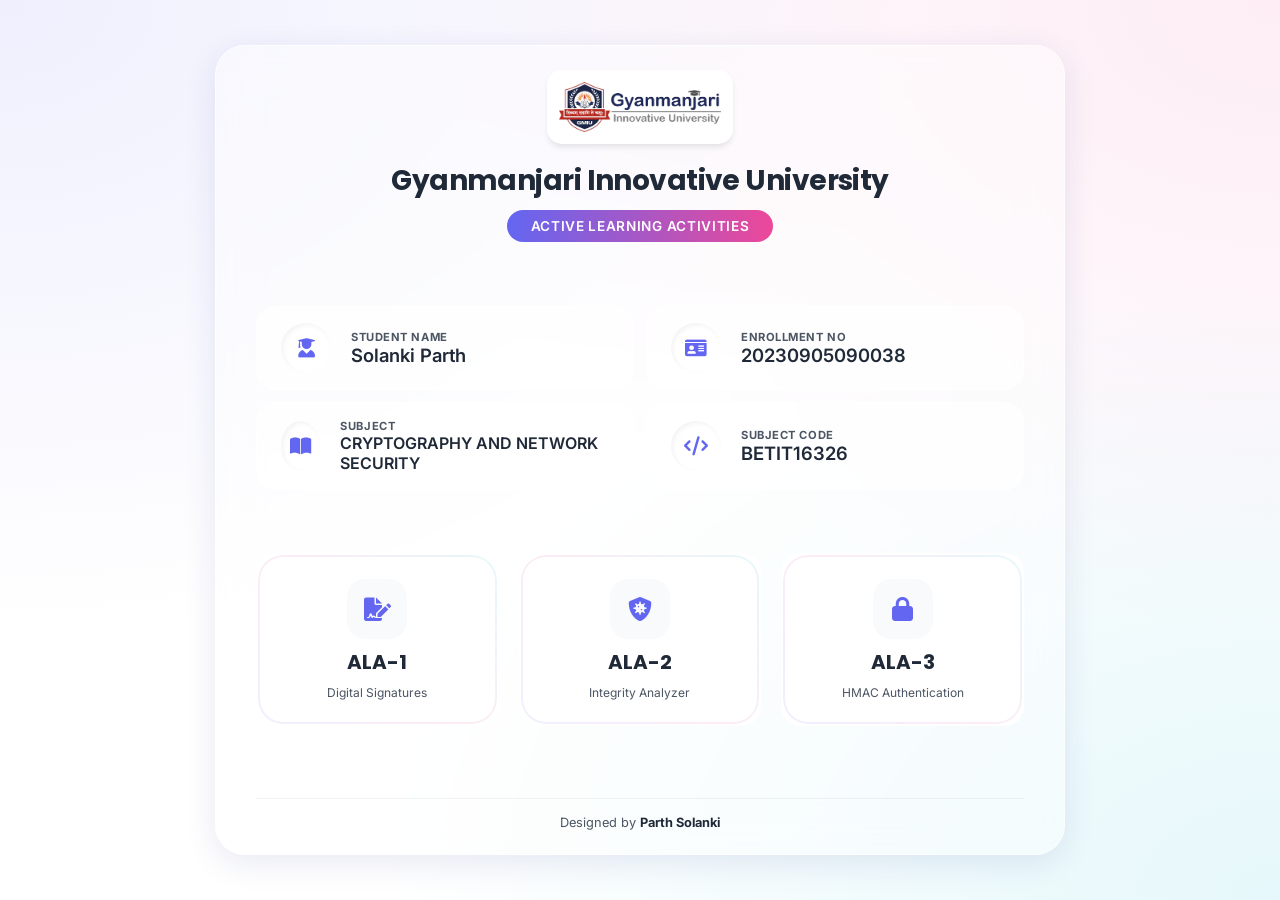
<file: index.html>
<!DOCTYPE html>
<html lang="en">
<head>
    <meta charset="UTF-8">
    <meta name="viewport" content="width=device-width, initial-scale=1.0">
    <title>University ALA Portal | GMIU</title>
    <!-- Fonts -->
    <link href="https://fonts.googleapis.com/css2?family=Poppins:wght@300;400;500;600;700&family=Inter:wght@300;400;500;600;700&display=swap" rel="stylesheet">
    <!-- Font Awesome -->
    <link rel="stylesheet" href="https://cdnjs.cloudflare.com/ajax/libs/font-awesome/6.0.0/css/all.min.css">
    <style>
        :root {
            --primary: #6366f1;
            --primary-light: #818cf8;
            --secondary: #ec4899;
            --accent: #06b6d4;
            --glass-bg: rgba(255, 255, 255, 0.4);
            --glass-border: rgba(255, 255, 255, 0.6);
            --text-main: #1f2937;
            --text-muted: #4b5563;
            --card-shadow: 0 8px 32px 0 rgba(31, 38, 135, 0.1);
            --transition: 0.3s cubic-bezier(0.4, 0, 0.2, 1);
        }

        * {
            margin: 0;
            padding: 0;
            box-sizing: border-box;
        }

        body {
            font-family: 'Inter', sans-serif;
            background: linear-gradient(135deg, #f3f4f6 0%, #e5e7eb 50%, #d1d5db 100%);
            background-image: 
                radial-gradient(at 0% 0%, rgba(99, 102, 241, 0.1) 0, transparent 50%), 
                radial-gradient(at 100% 0%, rgba(236, 72, 153, 0.1) 0, transparent 50%),
                radial-gradient(at 100% 100%, rgba(6, 182, 212, 0.1) 0, transparent 50%);
            height: 100vh;
            width: 100vw;
            display: flex;
            align-items: center;
            justify-content: center;
            padding: 1rem;
            color: var(--text-main);
            overflow: hidden; /* Default: no scrolling */
        }

        @media (max-width: 650px) {
            body {
                display: block; /* Stack naturally on mobile */
                height: auto;
                min-height: 100vh;
                padding: 1rem 0;
                overflow: auto; /* Allow scrolling on mobile */
            }
        }

        .dashboard {
            width: 95%;
            max-width: 850px;
            height: 90vh; /* Fixed height for dashboard */
            background: var(--glass-bg);
            backdrop-filter: blur(20px);
            -webkit-backdrop-filter: blur(20px);
            border-radius: 30px;
            border: 1px solid var(--glass-border);
            box-shadow: var(--card-shadow);
            padding: 1.5rem 2.5rem;
            display: flex;
            flex-direction: column;
            justify-content: space-between; /* Spread items evenly */
            animation: fadeIn 0.8s ease-out;
            overflow: hidden; /* Strict no scrolling */
        }

        @keyframes fadeIn {
            from { opacity: 0; transform: translateY(20px); }
            to { opacity: 1; transform: translateY(0); }
        }

        /* Header Styling */
        header {
            text-align: center;
            margin-bottom: 1rem;
        }

        .logo-box {
            background: white;
            padding: 0.75rem;
            border-radius: 15px;
            display: inline-flex;
            box-shadow: 0 4px 6px -1px rgba(0, 0, 0, 0.1);
            margin-bottom: 1rem;
        }

        .logo {
            height: 50px;
            object-fit: contain;
        }

        h1 {
            font-family: 'Poppins', sans-serif;
            font-size: 1.75rem;
            font-weight: 700;
            margin-bottom: 0.5rem;
            letter-spacing: -0.02em;
        }

        .badge-ala {
            background: linear-gradient(90deg, var(--primary), var(--secondary));
            color: white;
            padding: 0.5rem 1.5rem;
            border-radius: 50px;
            font-size: 0.85rem;
            font-weight: 600;
            text-transform: uppercase;
            letter-spacing: 0.05em;
            display: inline-block;
        }

        /* Student Info Section */
        .info-grid {
            display: grid;
            grid-template-columns: repeat(2, 1fr);
            gap: 0.75rem;
            margin-bottom: 1rem;
        }

        .info-card {
            background: rgba(255, 255, 255, 0.6);
            padding: 1rem 1.5rem;
            border-radius: 20px;
            border: 1px solid var(--glass-border);
            display: flex;
            align-items: center;
            gap: 1.25rem;
            transition: var(--transition);
        }

        .info-card:hover {
            transform: translateY(-5px);
            background: rgba(255, 255, 255, 0.8);
            box-shadow: 0 10px 20px rgba(0, 0, 0, 0.05);
        }

        .icon-circle {
            width: 50px;
            height: 50px;
            border-radius: 50%;
            background: white;
            display: flex;
            align-items: center;
            justify-content: center;
            font-size: 1.2rem;
            color: var(--primary);
            box-shadow: inset 2px 2px 5px rgba(0,0,0,0.05), inset -2px -2px 5px rgba(255,255,255,0.7);
        }

        .info-text {
            display: flex;
            flex-direction: column;
        }

        .label {
            font-size: 0.7rem;
            text-transform: uppercase;
            font-weight: 700;
            color: var(--text-muted);
            letter-spacing: 0.05em;
        }

        .value {
            font-weight: 600;
            font-size: 1.15rem;
        }

        /* ALA Actions Section */
        .ala-grid {
            display: grid;
            grid-template-columns: repeat(3, 1fr);
            gap: 1.25rem;
            margin-bottom: 1.5rem;
        }

        .ala-card {
            text-decoration: none;
            color: inherit;
            background: white;
            padding: 1.5rem 1rem;
            border-radius: 20px;
            text-align: center;
            transition: var(--transition);
            position: relative;
            overflow: hidden;
            border: 2px solid transparent;
            display: flex;
            flex-direction: column;
            align-items: center;
            gap: 0.5rem;
        }

        .ala-card::before {
            content: '';
            position: absolute;
            inset: 0;
            border-radius: 25px;
            padding: 2px;
            background: linear-gradient(45deg, var(--primary), var(--secondary), var(--accent));
            -webkit-mask: linear-gradient(#fff 0 0) content-box, linear-gradient(#fff 0 0);
            mask: linear-gradient(#fff 0 0) content-box, linear-gradient(#fff 0 0);
            -webkit-mask-composite: xor;
            mask-composite: exclude;
            opacity: 0.1;
            transition: var(--transition);
        }

        .ala-card:hover {
            transform: scale(1.05);
            box-shadow: 0 20px 40px rgba(99, 102, 241, 0.2);
        }

        .ala-card:hover::before {
            opacity: 1;
        }

        .ala-icon {
            width: 60px;
            height: 60px;
            background: #f8fafc;
            border-radius: 18px;
            display: flex;
            align-items: center;
            justify-content: center;
            font-size: 1.5rem;
            color: var(--primary);
            transition: var(--transition);
        }

        .ala-card:hover .ala-icon {
            background: var(--primary);
            color: white;
            transform: rotate(5deg);
        }

        .ala-name {
            font-size: 1.25rem;
            font-weight: 700;
            font-family: 'Poppins', sans-serif;
        }

        /* Footer */
        footer {
            text-align: center;
            color: var(--text-muted);
            font-size: 0.8rem;
            border-top: 1px solid rgba(0, 0, 0, 0.05);
            padding-top: 1rem;
        }

        footer strong {
            color: var(--text-main);
        }

        /* Responsive Breakpoints */
        @media (max-width: 850px) {
            .ala-grid {
                grid-template-columns: 1fr;
            }
        }

        @media (max-width: 650px) {
            .info-grid {
                grid-template-columns: 1fr;
            }
            .dashboard {
                padding: 2rem 1.5rem;
                height: auto;
                max-height: none;
                overflow: visible;
                margin: 1rem 0;
            }
            h1 {
                font-size: 1.75rem;
            }
        }
    </style>
</head>
<body>

    <div class="dashboard">
        <header>
            <div class="logo-box">
                <img src="gmiu.png" alt="University Logo" class="logo">
            </div>
            <h1>Gyanmanjari Innovative University</h1>
            <span class="badge-ala">Active Learning Activities</span>
        </header>

        <section class="info-grid">
            <!-- Name -->
            <div class="info-card">
                <div class="icon-circle">
                    <i class="fas fa-user-graduate"></i>
                </div>
                <div class="info-text">
                    <span class="label">Student Name</span>
                    <span class="value">Solanki Parth</span>
                </div>
            </div>

            <!-- Enrollment -->
            <div class="info-card">
                <div class="icon-circle">
                    <i class="fas fa-id-card"></i>
                </div>
                <div class="info-text">
                    <span class="label">Enrollment No</span>
                    <span class="value">20230905090038</span>
                </div>
            </div>

            <!-- Subject -->
            <div class="info-card">
                <div class="icon-circle">
                    <i class="fas fa-book-open"></i>
                </div>
                <div class="info-text">
                    <span class="label">Subject</span>
                    <span class="value" style="font-size: 1rem;">CRYPTOGRAPHY AND NETWORK SECURITY</span>
                </div>
            </div>

            <!-- Code -->
            <div class="info-card">
                <div class="icon-circle">
                    <i class="fas fa-code"></i>
                </div>
                <div class="info-text">
                    <span class="label">Subject Code</span>
                    <span class="value">BETIT16326</span>
                </div>
            </div>
        </section>

        <section class="ala-grid">
            <a href="ala1.html" class="ala-card" id="ala1-card">
                <div class="ala-icon"><i class="fas fa-file-signature"></i></div>
                <span class="ala-name">ALA-1</span>
                <p style="font-size: 0.75rem; color: var(--text-muted);">Digital Signatures</p>
            </a>

            <a href="ala2.html" class="ala-card" id="ala2-card">
                <div class="ala-icon"><i class="fas fa-shield-virus"></i></div>
                <span class="ala-name">ALA-2</span>
                <p style="font-size: 0.75rem; color: var(--text-muted);">Integrity Analyzer</p>
            </a>

            <a href="ala3.html" class="ala-card" id="ala3-card">
                <div class="ala-icon"><i class="fas fa-lock"></i></div>
                <span class="ala-name">ALA-3</span>
                <p style="font-size: 0.75rem; color: var(--text-muted);">HMAC Authentication</p>
            </a>
        </section>

        <footer>
            Designed by <strong>Parth Solanki</strong>
        </footer>
    </div>

    <script>
        // Subtle interaction: Card entrance stagger
        document.addEventListener('DOMContentLoaded', () => {
            const cards = document.querySelectorAll('.info-card, .ala-card');
            cards.forEach((card, index) => {
                card.style.opacity = '0';
                card.style.transform = 'translateY(10px)';
                setTimeout(() => {
                    card.style.transition = '0.5s cubic-bezier(0.22, 1, 0.36, 1)';
                    card.style.opacity = '1';
                    card.style.transform = 'translateY(0)';
                }, 100 * index);
            });
        });
    </script>
</body>
</html>
</file>
